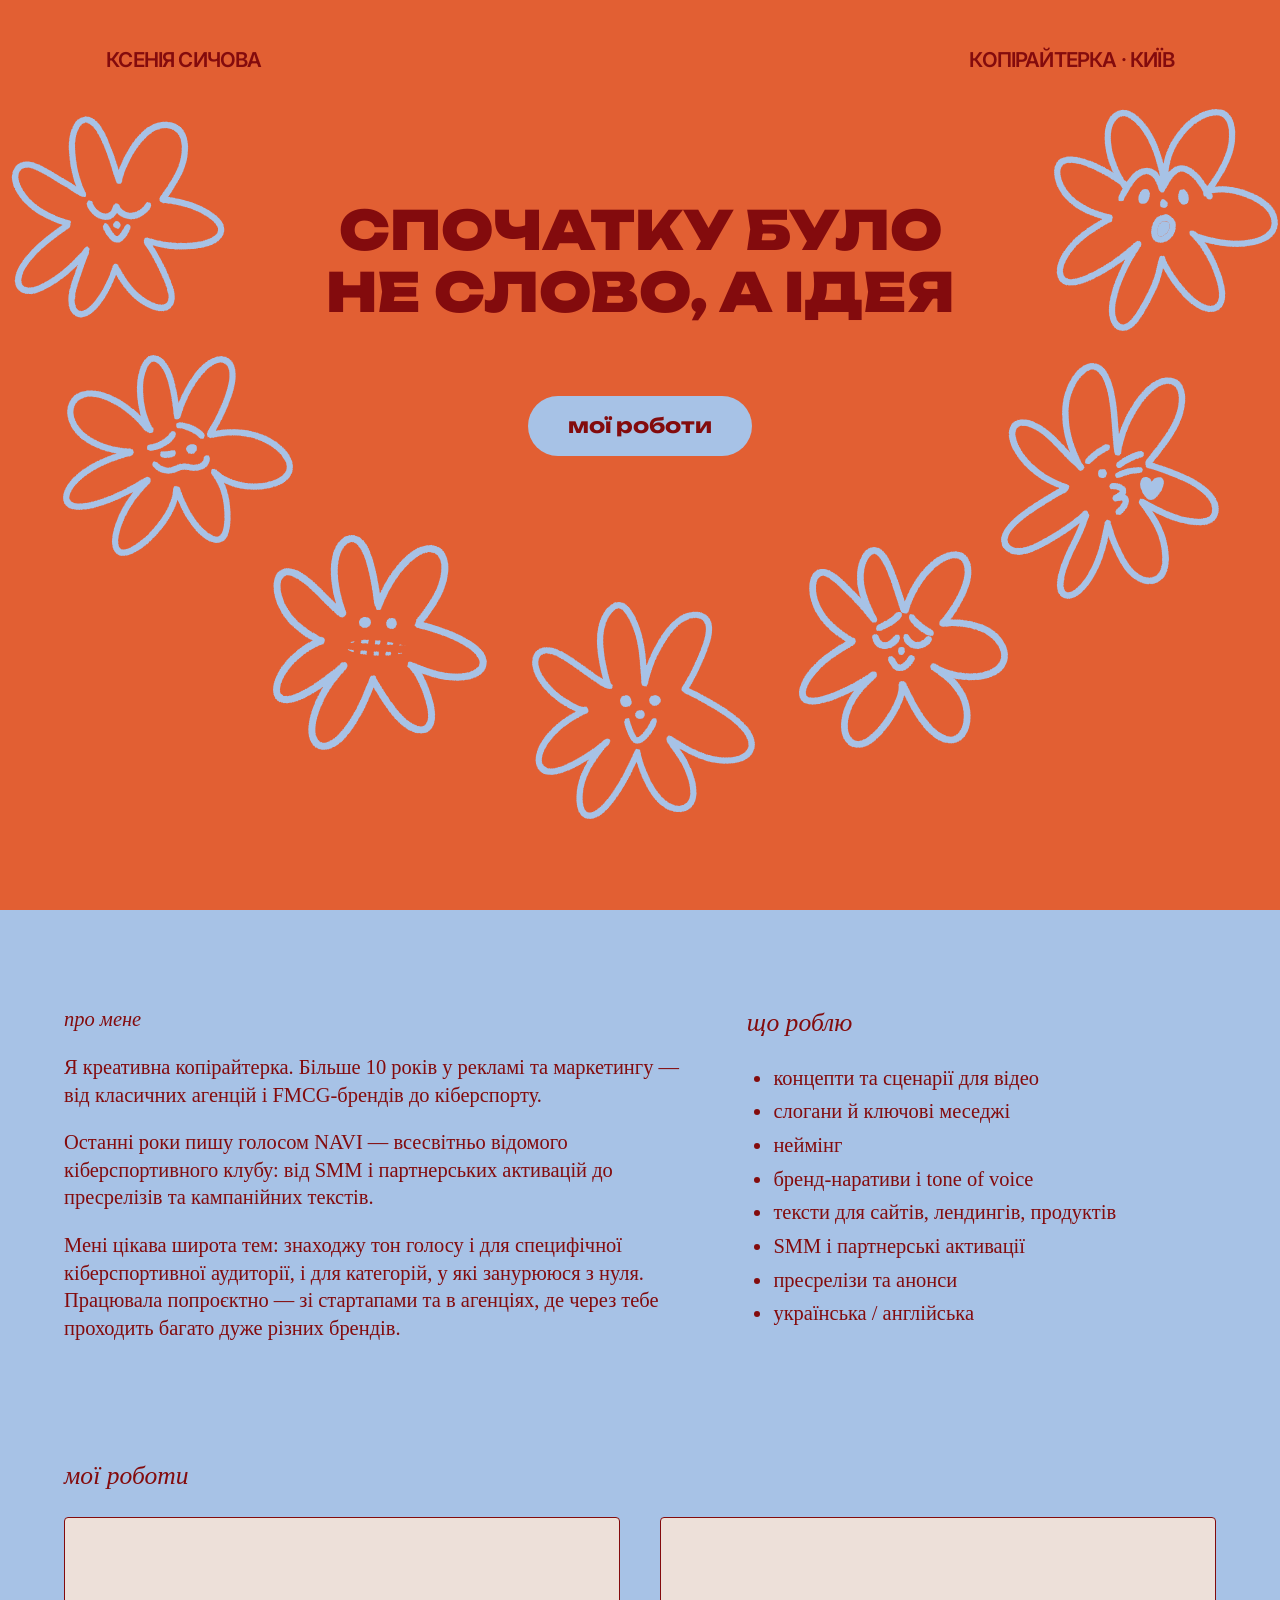
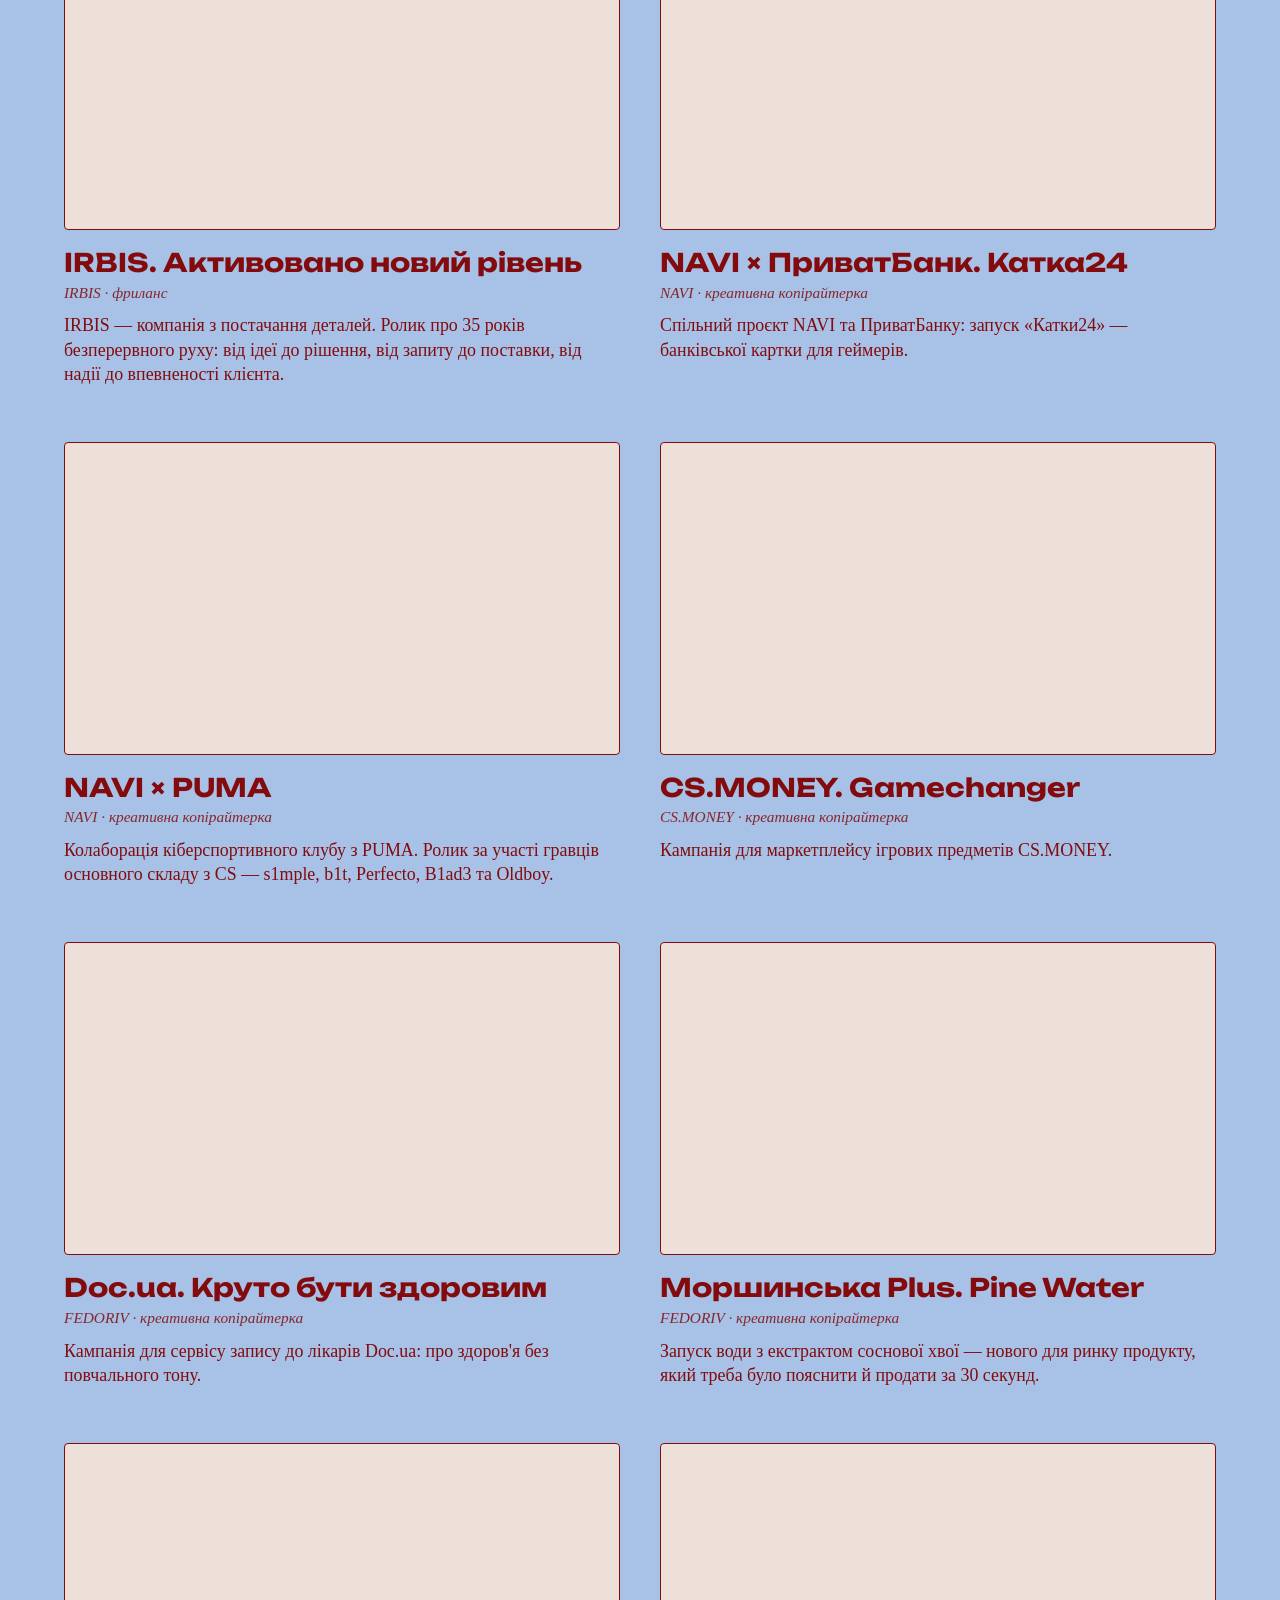
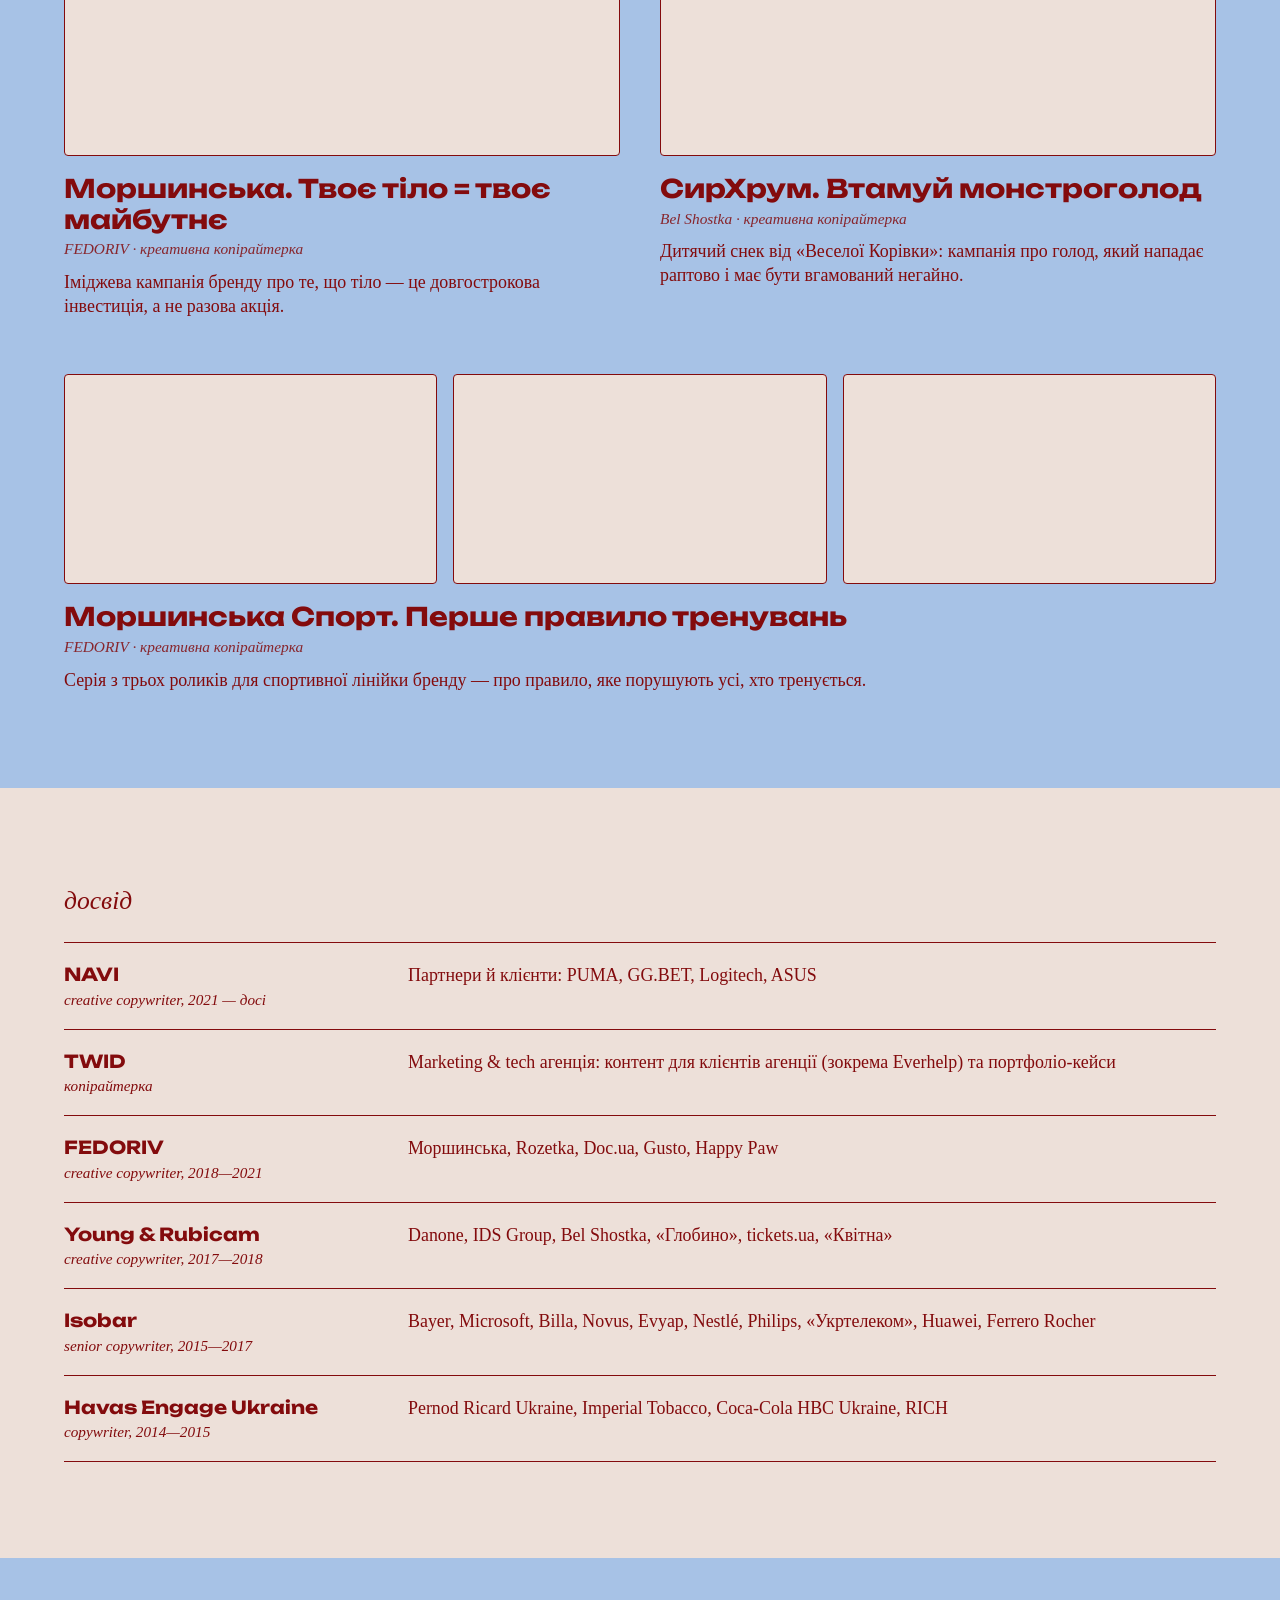
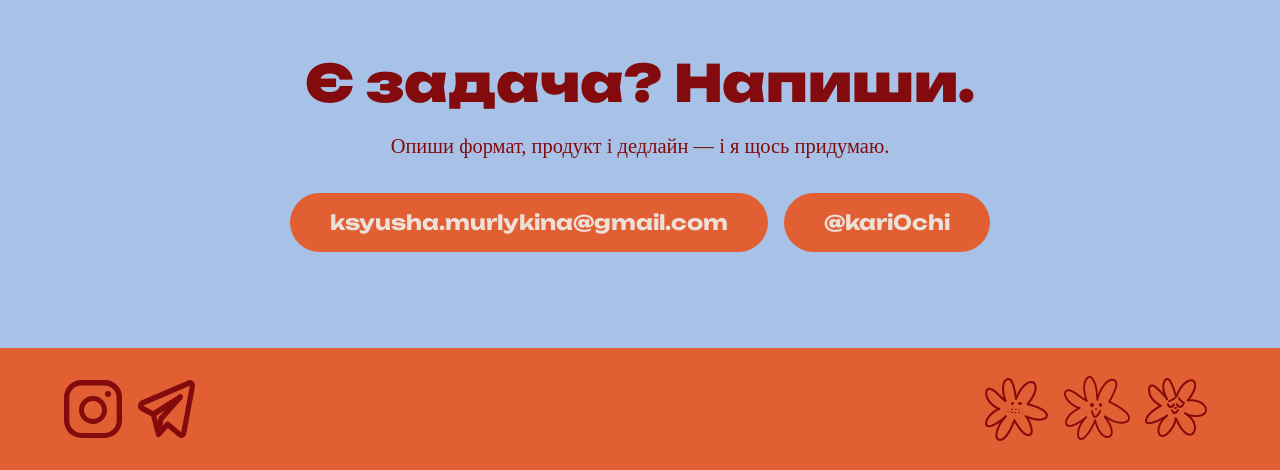
<file: creator/index.html>
<!DOCTYPE html>
<html lang="uk">
<head>
<meta charset="UTF-8">
<meta name="viewport" content="width=device-width, initial-scale=1.0">
<title>Ксенія Сичова — копірайтерка, Київ</title>
<meta name="description" content="Ксенія Сичова — креативна копірайтерка з Києва. Відеоконцепти, сценарії, слогани та бренд-наративи українською й англійською. Кейси: NAVI, CS.MONEY, Моршинська, Doc.ua, СирХрум.">
<link rel="canonical" href="https://kari0chi.com/creator/">
<link rel="icon" type="image/svg+xml" href="../favicon.svg">
<meta property="og:type" content="profile">
<meta property="og:url" content="https://kari0chi.com/creator/">
<meta property="og:title" content="Ксенія Сичова — копірайтерка, Київ">
<meta property="og:description" content="Креативна копірайтерка: відеоконцепти, сценарії, слогани, бренд-наративи. NAVI, CS.MONEY, Моршинська, Doc.ua.">
<meta property="og:image" content="https://kari0chi.com/assets/images/profile-photo.jpg">
<meta property="og:image:width" content="1000">
<meta property="og:image:height" content="663">
<meta property="og:image:alt" content="Ксенія Сичова — копірайтерка, Київ">
<meta property="og:locale" content="uk_UA">
<meta name="twitter:card" content="summary_large_image">
<meta name="twitter:title" content="Ксенія Сичова — копірайтерка, Київ">
<meta name="twitter:description" content="Креативна копірайтерка: відеоконцепти, сценарії, слогани, бренд-наративи. NAVI, CS.MONEY, Моршинська, Doc.ua.">
<meta name="twitter:image" content="https://kari0chi.com/assets/images/profile-photo.jpg">
<link rel="preconnect" href="https://fonts.googleapis.com">
<link rel="preconnect" href="https://fonts.gstatic.com" crossorigin>
<link rel="stylesheet" href="https://fonts.googleapis.com/css2?family=Unbounded:wght@400;700;900&family=Inter:wght@600&display=swap">
<link rel="stylesheet" href="../styles.css">
<link rel="stylesheet" href="creator.css">
<script type="application/ld+json">
{
  "@context": "https://schema.org",
  "@type": "ProfilePage",
  "url": "https://kari0chi.com/creator/",
  "mainEntity": {
    "@type": "Person",
    "name": "Ксенія Сичова",
    "alternateName": "Ksyusha Sychova",
    "jobTitle": "Креативна копірайтерка",
    "description": "Креативна копірайтерка з Києва: відеоконцепти, сценарії, слогани та бренд-наративи українською й англійською.",
    "image": "https://kari0chi.com/assets/images/profile-photo.jpg",
    "url": "https://kari0chi.com/creator/",
    "email": "mailto:ksyusha.murlykina@gmail.com",
    "knowsLanguage": ["uk", "en"],
    "address": {
      "@type": "PostalAddress",
      "addressLocality": "Київ",
      "addressCountry": "UA"
    },
    "sameAs": [
      "https://www.instagram.com/kari0chi/",
      "https://t.me/kari0chi",
      "https://readymag.website/u41287752/189033/"
    ]
  }
}
</script>
</head>
<body>

<main>
<section class="hero creator-hero">
  <div class="hero-flowers">
    <div class="flower" style="left:-1.25%; top:9.86%;"><img src="../assets/flowers/1a41be09c53440e207d50f15a418a8eae71b14f6.svg" alt="" style="position:absolute;top:0.0%;left:0.0%;width:100.0%;height:100.0%;max-width:none;" /></div>
    <div class="flower" style="left:3.33%; top:35.35%;"><img src="../assets/flowers/1881421275510ff6eb9a06a818cab2e3a70f82c2.svg" alt="" style="position:absolute;top:12.04%;left:7.29%;width:84.22%;height:72.41000000000001%;max-width:none;" />
      <img src="../assets/flowers/d3f655f59155b75aa4e1544e3eac344c380b434b.svg" alt="" style="position:absolute;top:36.26%;left:48.87%;width:10.590000000000003%;height:6.100000000000001%;max-width:none;" />
      <img src="../assets/flowers/007f994f30fca273d196ebe29f10f64d21ce4fca.svg" alt="" style="position:absolute;top:39.52%;left:38.23%;width:10.43%;height:6.919999999999995%;max-width:none;" />
      <img src="../assets/flowers/3454b375cc3fbc46aad035aea517317b9cadd5b6.svg" alt="" style="position:absolute;top:44.23%;left:52.41%;width:3.8900000000000006%;height:3.5700000000000003%;max-width:none;" />
      <img src="../assets/flowers/1a3d03a7a16306a34d99ed90d8e2bd18492e0822.svg" alt="" style="position:absolute;top:46.25%;left:42.68%;width:6.079999999999998%;height:2.6899999999999977%;max-width:none;" />
      <img src="../assets/flowers/0295917d6cefd1519268bd9f95366cb692cbff40.svg" alt="" style="position:absolute;top:47.89%;left:40.1%;width:21.11%;height:7.109999999999999%;max-width:none;" /></div>
    <div class="flower" style="left:18.4%; top:55.18%;"><img src="../assets/flowers/df9022a6651208e56713100b3d9647a9662cc584.svg" alt="" style="position:absolute;top:11.7%;left:13.59%;width:78.27%;height:77.46%;max-width:none;" />
      <img src="../assets/flowers/dfd67143fc0d3d69cff5b18ad2a51190274c00ea.svg" alt="" style="position:absolute;top:41.3%;left:45.21%;width:4.130000000000003%;height:4.18%;max-width:none;" />
      <img src="../assets/flowers/2eb88324387ed1ac548f1caf46d6a3db06144bbf.svg" alt="" style="position:absolute;top:41.64%;left:54.89%;width:4.130000000000003%;height:3.8900000000000006%;max-width:none;" /></div>
    <div class="flower" style="left:39.03%; top:63.18%;"><img src="../assets/flowers/eb9be100f0f421e7ef2a40023cb4addc5706e4cd.svg" alt="" style="position:absolute;top:9.71%;left:11.79%;width:81.33000000000001%;height:78.16%;max-width:none;" />
      <img src="../assets/flowers/8c68ab246597bc401eae8b12aa21f60b3abd0d2f.svg" alt="" style="position:absolute;top:43.22%;left:54.69%;width:4.190000000000005%;height:4.140000000000001%;max-width:none;" />
      <img src="../assets/flowers/8dd17d640a02b47878b9beb29bd9791efab42c5c.svg" alt="" style="position:absolute;top:43.27%;left:44.09%;width:4.089999999999996%;height:4.279999999999994%;max-width:none;" />
      <img src="../assets/flowers/7bf6c9fe06c7c766a1228d3a587a6d8c92304f02.svg" alt="" style="position:absolute;top:48.51%;left:49.39%;width:3.549999999999997%;height:3.260000000000005%;max-width:none;" />
      <img src="../assets/flowers/f3c7304b4b3e5325cd62e3610139c791ace01049.svg" alt="" style="position:absolute;top:51.49%;left:45.31%;width:12.199999999999996%;height:9.32%;max-width:none;" /></div>
    <div class="flower" style="left:59.79%; top:56.54%;"><img src="../assets/flowers/eaea56eafd94123de1622aa31b198807c965b905.svg" alt="" style="position:absolute;top:11.56%;left:12.28%;width:76.36%;height:72.56%;max-width:none;" />
      <img src="../assets/flowers/9c4c8ba8a81b32f60b3d6ae18f5cb198e15029d3.svg" alt="" style="position:absolute;top:35.25%;left:40.25%;width:9.82%;height:6.859999999999999%;max-width:none;" />
      <img src="../assets/flowers/3524a5fdf5f5ecfb8e83d542d70996443948bd12.svg" alt="" style="position:absolute;top:35.87%;left:52.34%;width:9.11%;height:7.789999999999992%;max-width:none;" />
      <img src="../assets/flowers/59708856bbea2cbffd29359fc0687559c2a257bf.svg" alt="" style="position:absolute;top:43.08%;left:38.98%;width:10.120000000000005%;height:5.390000000000001%;max-width:none;" />
      <img src="../assets/flowers/c6751dfbc588a09df014baa4e617b1f1d7eae376.svg" alt="" style="position:absolute;top:43.18%;left:50.32%;width:10.600000000000001%;height:5.329999999999998%;max-width:none;" />
      <img src="../assets/flowers/74a77ce38a58a69362594548f8eeaa9f0b393e28.svg" alt="" style="position:absolute;top:47.79%;left:48.37%;width:2.720000000000006%;height:2.6899999999999977%;max-width:none;" />
      <img src="../assets/flowers/4112ec2f7c7b2feb127efa54c4257b579b519ef9.svg" alt="" style="position:absolute;top:50.43%;left:44.67%;width:9.879999999999995%;height:6.049999999999997%;max-width:none;" /></div>
    <div class="flower" style="left:75.69%; top:38.48%;"><img src="../assets/flowers/fe5109956bfb02e6bb33b2a4675c74b671fe7a4c.svg" alt="" style="position:absolute;top:4.69%;left:11.6%;width:79.72%;height:85.1%;max-width:none;" />
      <img src="../assets/flowers/f16383ba644fe6d791fdc0dc7e7fd078ebb3d90f.svg" alt="" style="position:absolute;top:33.71%;left:42.33%;width:9.149999999999999%;height:7.329999999999991%;max-width:none;" />
      <img src="../assets/flowers/59218ad85ac72aa55a9e8884d2b23228ab1a8098.svg" alt="" style="position:absolute;top:36.26%;left:53.72%;width:10.120000000000005%;height:6.149999999999999%;max-width:none;" />
      <img src="../assets/flowers/a7db52cf5163866531761a7ef6695133cc836472.svg" alt="" style="position:absolute;top:42.02%;left:53.38%;width:10.21%;height:4.18%;max-width:none;" />
      <img src="../assets/flowers/138b2c4fb3851b8e206bc12e93d2668ea0fd75ae.svg" alt="" style="position:absolute;top:42.89%;left:47.2%;width:3.2099999999999937%;height:3.1700000000000017%;max-width:none;" />
      <img src="../assets/flowers/d6386145f69a7360e464a4182e020d562d459f71.svg" alt="" style="position:absolute;top:45.77%;left:62.43%;width:8.899999999999999%;height:8.169999999999995%;max-width:none;" />
      <img src="../assets/flowers/3f6bcbbddcc534f37d983783c3b9b6958d0c5ea7.svg" alt="" style="position:absolute;top:47.69%;left:51.0%;width:7.450000000000003%;height:11.82%;max-width:none;" /></div>
    <div class="flower" style="left:80.28%; top:8.89%;"><img src="../assets/flowers/d5cfca9518680fdbeeb6e79d000931e055d27a6d.svg" alt="" style="position:absolute;top:10.21%;left:9.8%;width:81.76%;height:79.82%;max-width:none;" />
      <img src="../assets/flowers/4487a759c8d5fd1817c6f602e087bd7a3246ae10.svg" alt="" style="position:absolute;top:38.9%;left:54.74%;width:4.329999999999998%;height:5.859999999999999%;max-width:none;" />
      <img src="../assets/flowers/ba724e40bbc102ddc41d0be9a2d6b47c48701498.svg" alt="" style="position:absolute;top:39.03%;left:40.3%;width:4.420000000000002%;height:5.399999999999999%;max-width:none;" />
      <img src="../assets/flowers/07994068cfd2d89a4172a611b85f1ea5941e8c0b.svg" alt="" style="position:absolute;top:42.65%;left:48.27%;width:3.0700000000000003%;height:3.270000000000003%;max-width:none;" />
      <img src="../assets/flowers/2fe7c1cb1337f4829154259976bbb17dbc135176.svg" alt="" style="position:absolute;top:47.98%;left:45.11%;width:9.240000000000002%;height:10.43%;max-width:none;" /></div>
  </div>

  <header class="site-header">
    <div class="name">КСЕНІЯ СИЧОВА</div>
    <div class="tagline">Копірайтерка · Київ</div>
  </header>

  <div class="hero-content">
    <h1 class="heading">СПОЧАТКУ БУЛО<br>НЕ СЛОВО, А ІДЕЯ</h1>
    <a href="#cases" class="btn btn-blue">мої роботи</a>
  </div>
</section>

<section class="intro">
  <div class="container">
    <div class="intro-grid">
      <div class="intro-text">
        <p class="label">про мене</p>
        <p>Я креативна копірайтерка. Більше 10 років у рекламі та маркетингу — від класичних агенцій і FMCG-брендів до кіберспорту.</p>
        <p>Останні роки пишу голосом NAVI — всесвітньо відомого кіберспортивного клубу: від SMM і партнерських активацій до пресрелізів та кампанійних текстів.</p>
        <p>Мені цікава широта тем: знаходжу тон голосу і для специфічної кіберспортивної аудиторії, і для категорій, у які занурююся з нуля. Працювала попроєктно — зі стартапами та в агенціях, де через тебе проходить багато дуже різних брендів.</p>
      </div>
      <div>
        <p class="label">що роблю</p>
        <ul class="skills-list">
          <li>концепти та сценарії для відео</li>
          <li>слогани й ключові меседжі</li>
          <li>неймінг</li>
          <li>бренд-наративи і tone of voice</li>
          <li>тексти для сайтів, лендингів, продуктів</li>
          <li>SMM і партнерські активації</li>
          <li>пресрелізи та анонси</li>
          <li>українська / англійська</li>
        </ul>
      </div>
    </div>
  </div>
</section>

<section class="cases" id="cases">
  <div class="container">
    <p class="label">мої роботи</p>
    <div class="cases-grid">

      <article class="case">
        <div class="case-media">
          <iframe src="https://www.youtube-nocookie.com/embed/PFrFVm3E9zk" title="IRBIS. Активовано новий рівень" loading="lazy" allow="accelerometer; clipboard-write; encrypted-media; gyroscope; picture-in-picture" referrerpolicy="strict-origin-when-cross-origin" allowfullscreen></iframe>
        </div>
        <h2 class="case-title">IRBIS. Активовано новий рівень</h2>
        <p class="case-meta">IRBIS · фриланс</p>
        <p class="case-text">IRBIS — компанія з постачання деталей. Ролик про 35 років безперервного руху: від ідеї до рішення, від запиту до поставки, від надії до впевненості клієнта.</p>
      </article>

      <article class="case">
        <div class="case-media">
          <iframe src="https://www.youtube-nocookie.com/embed/Hl3pJEB8kL4" title="Катка24 — картка для геймера" loading="lazy" allow="accelerometer; clipboard-write; encrypted-media; gyroscope; picture-in-picture" referrerpolicy="strict-origin-when-cross-origin" allowfullscreen></iframe>
        </div>
        <h2 class="case-title">NAVI × ПриватБанк. Катка24</h2>
        <p class="case-meta">NAVI · креативна копірайтерка</p>
        <p class="case-text">Спільний проєкт NAVI та ПриватБанку: запуск «Катки24» — банківської картки для геймерів.</p>
      </article>

      <article class="case">
        <div class="case-media">
          <iframe src="https://www.youtube-nocookie.com/embed/xWlwCY_j2qg" title="NAVI × PUMA" loading="lazy" allow="accelerometer; clipboard-write; encrypted-media; gyroscope; picture-in-picture" referrerpolicy="strict-origin-when-cross-origin" allowfullscreen></iframe>
        </div>
        <h2 class="case-title">NAVI × PUMA</h2>
        <p class="case-meta">NAVI · креативна копірайтерка</p>
        <p class="case-text">Колаборація кіберспортивного клубу з PUMA. Ролик за участі гравців основного складу з CS — s1mple, b1t, Perfecto, B1ad3 та Oldboy.</p>
      </article>

      <article class="case">
        <div class="case-media">
          <iframe src="https://player.vimeo.com/video/716411823?dnt=1" title="CS.MONEY. Gamechanger" loading="lazy" allow="fullscreen; picture-in-picture" referrerpolicy="strict-origin-when-cross-origin" allowfullscreen></iframe>
        </div>
        <h2 class="case-title">CS.MONEY. Gamechanger</h2>
        <p class="case-meta">CS.MONEY · креативна копірайтерка</p>
        <p class="case-text">Кампанія для маркетплейсу ігрових предметів CS.MONEY.</p>
      </article>

      <article class="case">
        <div class="case-media">
          <iframe src="https://www.youtube-nocookie.com/embed/3Vq1OdKyzvA" title="Doc.ua. Круто бути здоровим" loading="lazy" allow="accelerometer; clipboard-write; encrypted-media; gyroscope; picture-in-picture" referrerpolicy="strict-origin-when-cross-origin" allowfullscreen></iframe>
        </div>
        <h2 class="case-title">Doc.ua. Круто бути здоровим</h2>
        <p class="case-meta">FEDORIV · креативна копірайтерка</p>
        <p class="case-text">Кампанія для сервісу запису до лікарів Doc.ua: про здоров'я без повчального тону.</p>
      </article>

      <article class="case">
        <div class="case-media">
          <iframe src="https://www.youtube-nocookie.com/embed/ziOXGM4_M2I" title="Моршинська Plus. Pine Water" loading="lazy" allow="accelerometer; clipboard-write; encrypted-media; gyroscope; picture-in-picture" referrerpolicy="strict-origin-when-cross-origin" allowfullscreen></iframe>
        </div>
        <h2 class="case-title">Моршинська Plus. Pine Water</h2>
        <p class="case-meta">FEDORIV · креативна копірайтерка</p>
        <p class="case-text">Запуск води з екстрактом соснової хвої — нового для ринку продукту, який треба було пояснити й продати за 30 секунд.</p>
      </article>

      <article class="case">
        <div class="case-media">
          <iframe src="https://www.youtube-nocookie.com/embed/crJnrp7POeE" title="Моршинська. Твоє тіло = твоє майбутнє" loading="lazy" allow="accelerometer; clipboard-write; encrypted-media; gyroscope; picture-in-picture" referrerpolicy="strict-origin-when-cross-origin" allowfullscreen></iframe>
        </div>
        <h2 class="case-title">Моршинська. Твоє тіло = твоє майбутнє</h2>
        <p class="case-meta">FEDORIV · креативна копірайтерка</p>
        <p class="case-text">Іміджева кампанія бренду про те, що тіло — це довгострокова інвестиція, а не разова акція.</p>
      </article>

      <article class="case">
        <div class="case-media">
          <iframe src="https://www.youtube-nocookie.com/embed/fWMowB_TuZo" title="СирХрум. Втамуй монстроголод" loading="lazy" allow="accelerometer; clipboard-write; encrypted-media; gyroscope; picture-in-picture" referrerpolicy="strict-origin-when-cross-origin" allowfullscreen></iframe>
        </div>
        <h2 class="case-title">СирХрум. Втамуй монстроголод</h2>
        <p class="case-meta">Bel Shostka · креативна копірайтерка</p>
        <p class="case-text">Дитячий снек від «Веселої Корівки»: кампанія про голод, який нападає раптово і має бути вгамований негайно.</p>
      </article>

      <article class="case case-wide">
        <div class="case-media-row">
        <div class="case-media">
          <iframe src="https://www.youtube-nocookie.com/embed/iPdQvfeOHhw" title="Моршинська Спорт. Перше правило тренувань" loading="lazy" allow="accelerometer; clipboard-write; encrypted-media; gyroscope; picture-in-picture" referrerpolicy="strict-origin-when-cross-origin" allowfullscreen></iframe>
        </div>
        <div class="case-media">
          <iframe src="https://www.youtube-nocookie.com/embed/U3zia9ct91k" title="Моршинська Спорт. Перше правило тренувань — другий ролик" loading="lazy" allow="accelerometer; clipboard-write; encrypted-media; gyroscope; picture-in-picture" referrerpolicy="strict-origin-when-cross-origin" allowfullscreen></iframe>
        </div>
        <div class="case-media">
          <iframe src="https://www.youtube-nocookie.com/embed/WCmFQ5rrpTE" title="Моршинська Спорт. Перше правило тренувань — третій ролик" loading="lazy" allow="accelerometer; clipboard-write; encrypted-media; gyroscope; picture-in-picture" referrerpolicy="strict-origin-when-cross-origin" allowfullscreen></iframe>
        </div>
        </div>
        <h2 class="case-title">Моршинська Спорт. Перше правило тренувань</h2>
        <p class="case-meta">FEDORIV · креативна копірайтерка</p>
        <p class="case-text">Серія з трьох роликів для спортивної лінійки бренду — про правило, яке порушують усі, хто тренується.</p>
      </article>

    </div>
  </div>
</section>

<section class="experience">
  <div class="container">
    <p class="label">досвід</p>

    <div class="exp-row">
      <div class="exp-org">NAVI<span>creative copywriter, 2021 — досі</span></div>
      <p class="exp-clients">Партнери й клієнти: PUMA, GG.BET, Logitech, ASUS</p>
    </div>

    <div class="exp-row">
      <div class="exp-org">TWID<span>копірайтерка</span></div>
      <p class="exp-clients">Marketing &amp; tech агенція: контент для клієнтів агенції (зокрема Everhelp) та портфоліо-кейси</p>
    </div>

    <div class="exp-row">
      <div class="exp-org">FEDORIV<span>creative copywriter, 2018—2021</span></div>
      <p class="exp-clients">Моршинська, Rozetka, Doc.ua, Gusto, Happy Paw</p>
    </div>

    <div class="exp-row">
      <div class="exp-org">Young &amp; Rubicam<span>creative copywriter, 2017—2018</span></div>
      <p class="exp-clients">Danone, IDS Group, Bel Shostka, «Глобино», tickets.ua, «Квітна»</p>
    </div>

    <div class="exp-row">
      <div class="exp-org">Isobar<span>senior copywriter, 2015—2017</span></div>
      <p class="exp-clients">Bayer, Microsoft, Billa, Novus, Evyap, Nestlé, Philips, «Укртелеком», Huawei, Ferrero Rocher</p>
    </div>

    <div class="exp-row">
      <div class="exp-org">Havas Engage Ukraine<span>copywriter, 2014—2015</span></div>
      <p class="exp-clients">Pernod Ricard Ukraine, Imperial Tobacco, Coca-Cola HBC Ukraine, RICH</p>
    </div>

  </div>
</section>

<section class="contact creator-contact" id="contact">
  <div class="container">
    <h2 class="heading contact-heading">Є задача? Напиши.</h2>
    <p class="contact-sub">Опиши формат, продукт і дедлайн — і я щось придумаю.</p>
    <div class="btn-row">
      <a href="mailto:ksyusha.murlykina@gmail.com" class="btn btn-orange">ksyusha.murlykina@gmail.com</a>
      <a href="https://t.me/kari0chi" target="_blank" rel="noopener" class="btn btn-orange">@kari0chi</a>
    </div>
  </div>
</section>
</main>

<footer class="footer">
  <div class="container footer-inner">
    <div class="footer-icons">
      <a href="https://www.instagram.com/kari0chi/" target="_blank" rel="noopener" class="footer-icon" aria-label="Instagram">
        <div class="ig-icon">
          <img src="../assets/footer/d7dbb40385f318da0eee6d687aa1a198840deeae.svg" alt="" style="position:absolute;inset:0;width:100%;height:100%;">
          <img src="../assets/footer/2641b1011827fa98eb4780bd97d61570c79accc4.svg" alt="" style="position:absolute;left:25.45%;top:28.1%;width:49.3%;height:47.6%;">
          <img src="../assets/footer/3b26fc0823c09e490b96d37ea3804ba5a1b1c6f2.svg" alt="" style="position:absolute;left:70.6%;top:19.2%;width:11.7%;height:10.9%;">
        </div>
      </a>
      <a href="https://t.me/kari0chi" target="_blank" rel="noopener" class="footer-icon" aria-label="Telegram">
        <img src="../assets/footer/efc58756dce4019d9cfd21e9e5935b4886254e54.svg" alt="">
      </a>
    </div>
    <div class="footer-flowers" aria-hidden="true">
      <div class="footer-flower">
        <img src="../assets/footer-flowers/20a99ccfcd723b963ffc6317278ff509b7327b00.svg" alt="" style="position:absolute;top:11.7%;left:13.59%;width:78.27%;height:77.46%;max-width:none;">
        <img src="../assets/footer-flowers/09c91e0bf7f9d7eb9bbd812c58ff039c329c5975.svg" alt="" style="position:absolute;top:41.3%;left:45.21%;width:4.13%;height:4.18%;max-width:none;">
        <img src="../assets/footer-flowers/b63069121ec8de473150f172e9328c64e8e5c70e.svg" alt="" style="position:absolute;top:41.64%;left:54.89%;width:4.13%;height:3.89%;max-width:none;">
      </div>
      <div class="footer-flower">
        <img src="../assets/footer-flowers/c92e25b4a3f4d930a61ba6bceb34d38c1d846283.svg" alt="" style="position:absolute;top:9.71%;left:11.79%;width:81.33%;height:78.16%;max-width:none;">
        <img src="../assets/footer-flowers/2393e7d2549c5f242a66c308ef1fff10f8c7f782.svg" alt="" style="position:absolute;top:43.22%;left:54.69%;width:4.19%;height:4.14%;max-width:none;">
        <img src="../assets/footer-flowers/86e53e32e96dd5d6ccec21501e357eef4110a3c2.svg" alt="" style="position:absolute;top:43.27%;left:44.09%;width:4.09%;height:4.28%;max-width:none;">
        <img src="../assets/footer-flowers/6566394ec19df09b19e273b20414ae8ba5152aea.svg" alt="" style="position:absolute;top:48.51%;left:49.39%;width:3.55%;height:3.26%;max-width:none;">
        <img src="../assets/footer-flowers/bbeca28647a6c710a1bdc363c5435264f8255517.svg" alt="" style="position:absolute;top:51.49%;left:45.31%;width:12.2%;height:9.32%;max-width:none;">
      </div>
      <div class="footer-flower">
        <img src="../assets/footer-flowers/1a94d8dd2fe3a8830a550eaa9748132f6f95669c.svg" alt="" style="position:absolute;top:11.56%;left:12.28%;width:76.36%;height:72.56%;max-width:none;">
        <img src="../assets/footer-flowers/959c529aabf7c5f009238ce460e7368822a106b9.svg" alt="" style="position:absolute;top:35.25%;left:40.25%;width:9.82%;height:6.86%;max-width:none;">
        <img src="../assets/footer-flowers/57c509369a829d6184a2e91026b521b3dae29f2a.svg" alt="" style="position:absolute;top:35.87%;left:52.34%;width:9.11%;height:7.79%;max-width:none;">
        <img src="../assets/footer-flowers/1201d8290d3346c6eb4c1a5931ee328971740c16.svg" alt="" style="position:absolute;top:43.08%;left:38.98%;width:10.12%;height:5.39%;max-width:none;">
        <img src="../assets/footer-flowers/1a5c00d5e684fd0722c6334f401ff3703bef7a21.svg" alt="" style="position:absolute;top:43.18%;left:50.32%;width:10.6%;height:5.33%;max-width:none;">
        <img src="../assets/footer-flowers/25925a6bd970891a4e4340cf83fb78a50437ec90.svg" alt="" style="position:absolute;top:47.79%;left:48.37%;width:2.72%;height:2.69%;max-width:none;">
        <img src="../assets/footer-flowers/df48e458d149aaa28b7246dc0cb8d73971360f83.svg" alt="" style="position:absolute;top:50.43%;left:44.67%;width:9.88%;height:6.05%;max-width:none;">
      </div>
    </div>
  </div>
</footer>

</body>
</html>
</file>
<file: styles.css>
:root {
  --orange: #e25f33;
  --blue: #a7c2e6;
  --maroon: #830b0d;
  --cream: #ede0d9;
}

* {
  box-sizing: border-box;
}

html, body {
  margin: 0;
  padding: 0;
}

body {
  font-family: 'Times New Roman', Georgia, serif;
  color: var(--maroon);
  background: var(--blue);
  line-height: 1.35;
  overflow-x: hidden;
}

img {
  max-width: 100%;
}

.container {
  max-width: 1200px;
  margin: 0 auto;
  padding: 0 24px;
}

.label {
  font-style: italic;
  font-size: clamp(18px, 2vw, 28px);
  margin: 0 0 24px;
}

.heading {
  font-family: 'Unbounded', sans-serif;
  font-weight: 900;
  color: var(--maroon);
  line-height: 1.15;
  margin: 0;
}

.btn {
  display: inline-block;
  font-family: 'Unbounded', sans-serif;
  font-weight: 700;
  font-size: clamp(16px, 1.6vw, 32px);
  border-radius: 36px;
  padding: 16px 40px;
  text-decoration: none;
  border: none;
  cursor: pointer;
  text-align: center;
}

.btn-blue {
  background: var(--blue);
  color: var(--maroon);
}

.btn-orange {
  background: var(--orange);
  color: var(--cream);
}

/* ---------- Header ---------- */

.site-header {
  display: flex;
  justify-content: space-between;
  align-items: center;
  padding: 40px 24px 0;
  max-width: 1200px;
  margin: 0 auto;
  font-family: 'Inter', sans-serif;
  font-weight: 600;
  font-size: clamp(15px, 1.6vw, 24px);
  letter-spacing: -0.04em;
  color: var(--maroon);
}

.site-header .tagline {
  text-transform: uppercase;
}

/* ---------- Hero ---------- */

.hero {
  position: relative;
  background: var(--orange);
  overflow: hidden;
  aspect-ratio: 1440 / 1024;
  min-height: 560px;
}

@media (max-width: 700px) {
  .hero {
    aspect-ratio: auto;
    min-height: 460px;
  }
  .hero-flowers .flower:nth-child(1) {
    left: -10% !important;
    top: 0% !important;
    transform: rotate(-8deg);
  }
  .hero-flowers .flower:nth-child(2) {
    left: 68% !important;
    top: 64% !important;
    transform: rotate(12deg);
  }
  .hero-flowers .flower:nth-child(3) {
    left: -8% !important;
    top: 63% !important;
    transform: rotate(-15deg);
  }
  .hero-flowers .flower:nth-child(4) {
    left: 38% !important;
    top: 74% !important;
    transform: rotate(6deg);
  }
  .hero-flowers .flower:nth-child(5) {
    left: 80% !important;
    top: 3% !important;
    transform: rotate(10deg);
  }
  .hero-flowers .flower:nth-child(6) {
    left: 13% !important;
    top: 19% !important;
    transform: rotate(-10deg);
  }
  .hero-flowers .flower:nth-child(7) {
    left: 58% !important;
    top: 84% !important;
    transform: rotate(-6deg);
  }
}

.hero-flowers {
  position: absolute;
  inset: 0;
  z-index: 0;
  pointer-events: none;
}

.flower {
  position: absolute;
  width: 21.4%;
  aspect-ratio: 308 / 312;
}

.site-header {
  position: absolute;
  top: 5%;
  left: 8.3%;
  right: 8.3%;
  z-index: 2;
  padding: 0;
  max-width: none;
}

.hero-content {
  position: absolute;
  z-index: 1;
  left: 9%;
  right: 9%;
  top: 18%;
  text-align: center;
}

.hero-content .heading {
  font-size: clamp(22px, 4.4vw, 64px);
  white-space: normal;
}

.hero-content .btn {
  margin-top: clamp(16px, 6vw, 72px);
}

/* ---------- About ---------- */

.about {
  background: var(--blue);
  padding: 96px 0;
}

.about-grid {
  display: grid;
  grid-template-columns: 1.1fr 0.9fr;
  gap: 48px;
  align-items: start;
}

.about-grid > * {
  min-width: 0;
}

.about-text p {
  font-size: clamp(16px, 1.6vw, 28px);
  margin: 0 0 20px;
}

.about-photo img {
  width: 100%;
  display: block;
  object-fit: cover;
}

.about-heading {
  font-size: clamp(28px, 4vw, 54px);
  margin-top: 64px;
}

.rep {
  position: relative;
  width: clamp(70px, 9vw, 130px);
  pointer-events: none;
}

.rep-right {
  aspect-ratio: 153.96 / 180.32;
  margin: 24px 0 0 auto;
}

.rep-left {
  aspect-ratio: 211.35 / 229.54;
  margin: 32px 0 0;
}

.side-project-row {
  display: flex;
  align-items: center;
  gap: 8px;
}

.side-project-row p {
  flex: 1;
  margin: 0;
}

.rep-pot {
  aspect-ratio: 270 / 293;
  width: clamp(90px, 12vw, 160px);
  flex-shrink: 0;
}

@media (max-width: 800px) {
  .about-grid {
    grid-template-columns: 1fr;
  }
  .about-photo {
    order: -1;
    max-width: 320px;
    margin: 0 auto;
  }
}

/* ---------- Services / certificates ---------- */

.services {
  background: var(--blue);
  padding-bottom: 96px;
}

.services-grid {
  display: grid;
  grid-template-columns: 1.2fr 0.8fr;
  gap: 48px;
  align-items: start;
}

.services-grid > * {
  min-width: 0;
}

.services-list {
  list-style: disc;
  padding-left: 1.3em;
  font-size: clamp(16px, 1.6vw, 28px);
  margin: 0;
}

.services-list li {
  margin-bottom: 6px;
}

.services-intro {
  font-size: clamp(16px, 1.6vw, 28px);
  margin: 0 0 16px;
}

.certificates .label-row {
  display: flex;
  align-items: center;
  justify-content: space-between;
}

.cert-nav {
  display: flex;
  gap: 12px;
}

.cert-arrow {
  font-family: 'Unbounded', sans-serif;
  font-weight: 700;
  font-size: 20px;
  color: var(--maroon);
  opacity: 0.85;
  background: none;
  border: none;
  padding: 4px 6px;
  cursor: pointer;
  line-height: 1;
  transition: opacity 0.15s;
}

.cert-arrow:hover {
  opacity: 1;
}

.cert-frame {
  position: relative;
  border: 1px solid var(--maroon);
  overflow: hidden;
  border-radius: 4px;
  aspect-ratio: 1000 / 709;
  cursor: zoom-in;
}

.cert-slide {
  display: block;
  position: absolute;
  inset: 0;
  width: 100%;
  height: 100%;
  object-fit: contain;
  background: #fff;
  opacity: 0;
  visibility: hidden;
  transition: opacity 0.25s;
}

.cert-slide.is-active {
  opacity: 1;
  visibility: visible;
}

.cert-caption {
  font-style: italic;
  font-size: 14px;
  margin-top: 10px;
}

@media (max-width: 800px) {
  .services-grid {
    grid-template-columns: 1fr;
  }
}

/* ---------- Facts table ---------- */

.facts {
  max-width: 1000px;
  margin: 64px auto 0;
}

.facts-row {
  display: grid;
  grid-template-columns: minmax(120px, 240px) 1fr;
  gap: 24px;
  padding: 18px 0;
  border-top: 1px solid var(--maroon);
  font-size: clamp(15px, 1.4vw, 32px);
}

.facts-row:last-child {
  border-bottom: 1px solid var(--maroon);
}

@media (max-width: 480px) {
  .facts-row {
    grid-template-columns: 1fr;
    gap: 6px;
  }
}

.facts-row dt {
  font-weight: bold;
  margin: 0;
}

.facts-row dd {
  margin: 0;
}

/* ---------- Price banner ---------- */

.price {
  background: var(--orange);
  color: var(--cream);
  text-align: center;
  padding: 64px 24px;
}

.price .label {
  color: var(--cream);
}

.price-amount {
  font-family: 'Unbounded', sans-serif;
  font-weight: 700;
  font-size: clamp(28px, 4.5vw, 54px);
  margin: 0 0 8px;
}

.price-note {
  font-size: clamp(16px, 1.6vw, 32px);
  margin: 0;
}

/* ---------- Contact ---------- */

.contact {
  background: var(--blue);
  padding: 96px 0;
  text-align: center;
}

.contact-heading {
  font-size: clamp(28px, 4vw, 54px);
}

.contact-sub {
  max-width: 800px;
  margin: 20px auto 32px;
  font-size: clamp(16px, 1.6vw, 32px);
}

.side-project {
  max-width: 1100px;
  margin: 80px 0 0;
  text-align: left;
}

.side-project-row p {
  font-size: clamp(16px, 1.6vw, 28px);
}

.side-project > .side-project-row {
  margin: 0 0 32px;
}

/* ---------- Footer ---------- */

.footer {
  position: relative;
  background: var(--orange);
  padding: 20px 24px;
  overflow: visible;
  min-height: 88px;
}

.footer-inner {
  position: relative;
  z-index: 1;
  display: flex;
  align-items: center;
  justify-content: space-between;
  flex-wrap: wrap;
  gap: 16px;
}

.footer-icons {
  display: flex;
  align-items: center;
  gap: 16px;
}

.footer-icon {
  display: block;
  width: clamp(40px, 4.5vw, 64px);
  aspect-ratio: 1 / 1;
}

.footer-icon img {
  display: block;
  width: 100%;
  height: 100%;
}

.ig-icon {
  position: relative;
  width: 100%;
  height: 100%;
}

.footer-flowers {
  display: flex;
  align-items: center;
  gap: 0;
  pointer-events: none;
}

.footer-flower {
  position: relative;
  width: clamp(49px, 6.3vw, 91px);
  aspect-ratio: 184 / 186;
  flex-shrink: 0;
}

/* ---------- Certificate lightbox ---------- */

.cert-lightbox {
  display: none;
  position: fixed;
  inset: 0;
  background: rgba(131, 11, 13, 0.85);
  z-index: 100;
  align-items: center;
  justify-content: center;
  flex-direction: column;
  padding: 40px 24px;
  cursor: zoom-out;
}

.cert-lightbox.is-open {
  display: flex;
}

.cert-lightbox-img {
  max-width: 100%;
  max-height: 78vh;
  border-radius: 4px;
  box-shadow: 0 20px 60px rgba(0, 0, 0, 0.4);
  cursor: default;
}

.cert-lightbox-caption {
  color: var(--cream);
  font-style: italic;
  margin-top: 20px;
  text-align: center;
  max-width: 700px;
  cursor: default;
}

.cert-lightbox-close {
  position: absolute;
  top: 24px;
  right: 32px;
  background: none;
  border: none;
  color: var(--cream);
  font-size: 40px;
  line-height: 1;
  cursor: pointer;
  padding: 8px;
}
</file>
<file: creator/creator.css>
/* ---------- Creator page ---------- */

.creator-hero .hero-content {
  top: 22%;
}

.creator-hero .heading {
  font-size: clamp(22px, 4.2vw, 60px);
}

.site-header .header-link {
  color: var(--maroon);
  text-decoration: none;
  border-bottom: 1px solid currentColor;
  text-transform: uppercase;
}

.intro {
  background: var(--blue);
  padding: 96px 0 0;
}

.intro-grid {
  display: grid;
  grid-template-columns: 1.15fr 0.85fr;
  gap: 48px;
  align-items: start;
}

.intro-grid > * {
  min-width: 0;
}

.intro-text p {
  font-size: clamp(16px, 1.6vw, 28px);
  margin: 0 0 20px;
}

.skills-list {
  list-style: disc;
  padding-left: 1.3em;
  font-size: clamp(16px, 1.6vw, 28px);
  margin: 0;
}

.skills-list li {
  margin-bottom: 6px;
}

@media (max-width: 800px) {
  .intro-grid {
    grid-template-columns: 1fr;
  }
}

/* ---------- Cases ---------- */

.cases {
  background: var(--blue);
  padding: 96px 0;
}

.cases-grid {
  display: grid;
  grid-template-columns: repeat(2, minmax(0, 1fr));
  gap: 56px 40px;
  margin-top: 8px;
}

@media (max-width: 800px) {
  .cases-grid {
    grid-template-columns: 1fr;
    gap: 48px;
  }
}

.case-media {
  position: relative;
  aspect-ratio: 16 / 9;
  border: 1px solid var(--maroon);
  border-radius: 4px;
  overflow: hidden;
  background: var(--cream);
}

.case-media iframe {
  position: absolute;
  inset: 0;
  width: 100%;
  height: 100%;
  border: 0;
  display: block;
}

.case-media + .case-media {
  margin-top: 12px;
}

.case-wide {
  grid-column: 1 / -1;
}

.case-media-row {
  display: grid;
  grid-template-columns: repeat(3, minmax(0, 1fr));
  gap: 16px;
}

.case-media-row--two {
  grid-template-columns: repeat(2, minmax(0, 1fr));
}

.case-media-row .case-media + .case-media {
  margin-top: 0;
}

@media (max-width: 800px) {
  .case-media-row {
    grid-template-columns: 1fr;
    gap: 12px;
  }
}

.case-title {
  font-family: 'Unbounded', sans-serif;
  font-weight: 700;
  font-size: clamp(18px, 2vw, 30px);
  color: var(--maroon);
  margin: 18px 0 4px;
  line-height: 1.2;
}

.case-meta {
  font-style: italic;
  font-size: clamp(14px, 1.2vw, 20px);
  margin: 0 0 10px;
  opacity: 0.85;
}

.case-text {
  font-size: clamp(15px, 1.4vw, 24px);
  margin: 0;
}

/* ---------- Experience ---------- */

.experience {
  background: var(--cream);
  padding: 96px 0;
}

.exp-row {
  display: grid;
  grid-template-columns: minmax(180px, 320px) 1fr;
  gap: 24px;
  padding: 20px 0;
  border-top: 1px solid var(--maroon);
  font-size: clamp(15px, 1.4vw, 26px);
}

.exp-row:last-of-type {
  border-bottom: 1px solid var(--maroon);
}

.exp-org {
  font-family: 'Unbounded', sans-serif;
  font-weight: 700;
  font-size: clamp(15px, 1.4vw, 24px);
  line-height: 1.25;
}

.exp-org span {
  display: block;
  font-family: 'Times New Roman', Georgia, serif;
  font-weight: normal;
  font-style: italic;
  font-size: 0.85em;
  margin-top: 4px;
}

.exp-clients {
  margin: 0;
}

@media (max-width: 600px) {
  .exp-row {
    grid-template-columns: 1fr;
    gap: 8px;
  }
}

/* ---------- Contact ---------- */

.creator-contact .btn-row {
  display: flex;
  flex-wrap: wrap;
  gap: 16px;
  justify-content: center;
  margin-top: 32px;
}

.creator-contact .btn {
  white-space: nowrap;
}

@media (max-width: 560px) {
  .creator-contact .btn {
    font-size: clamp(13px, 3.6vw, 16px);
    padding: 14px 22px;
  }
}
</file>
